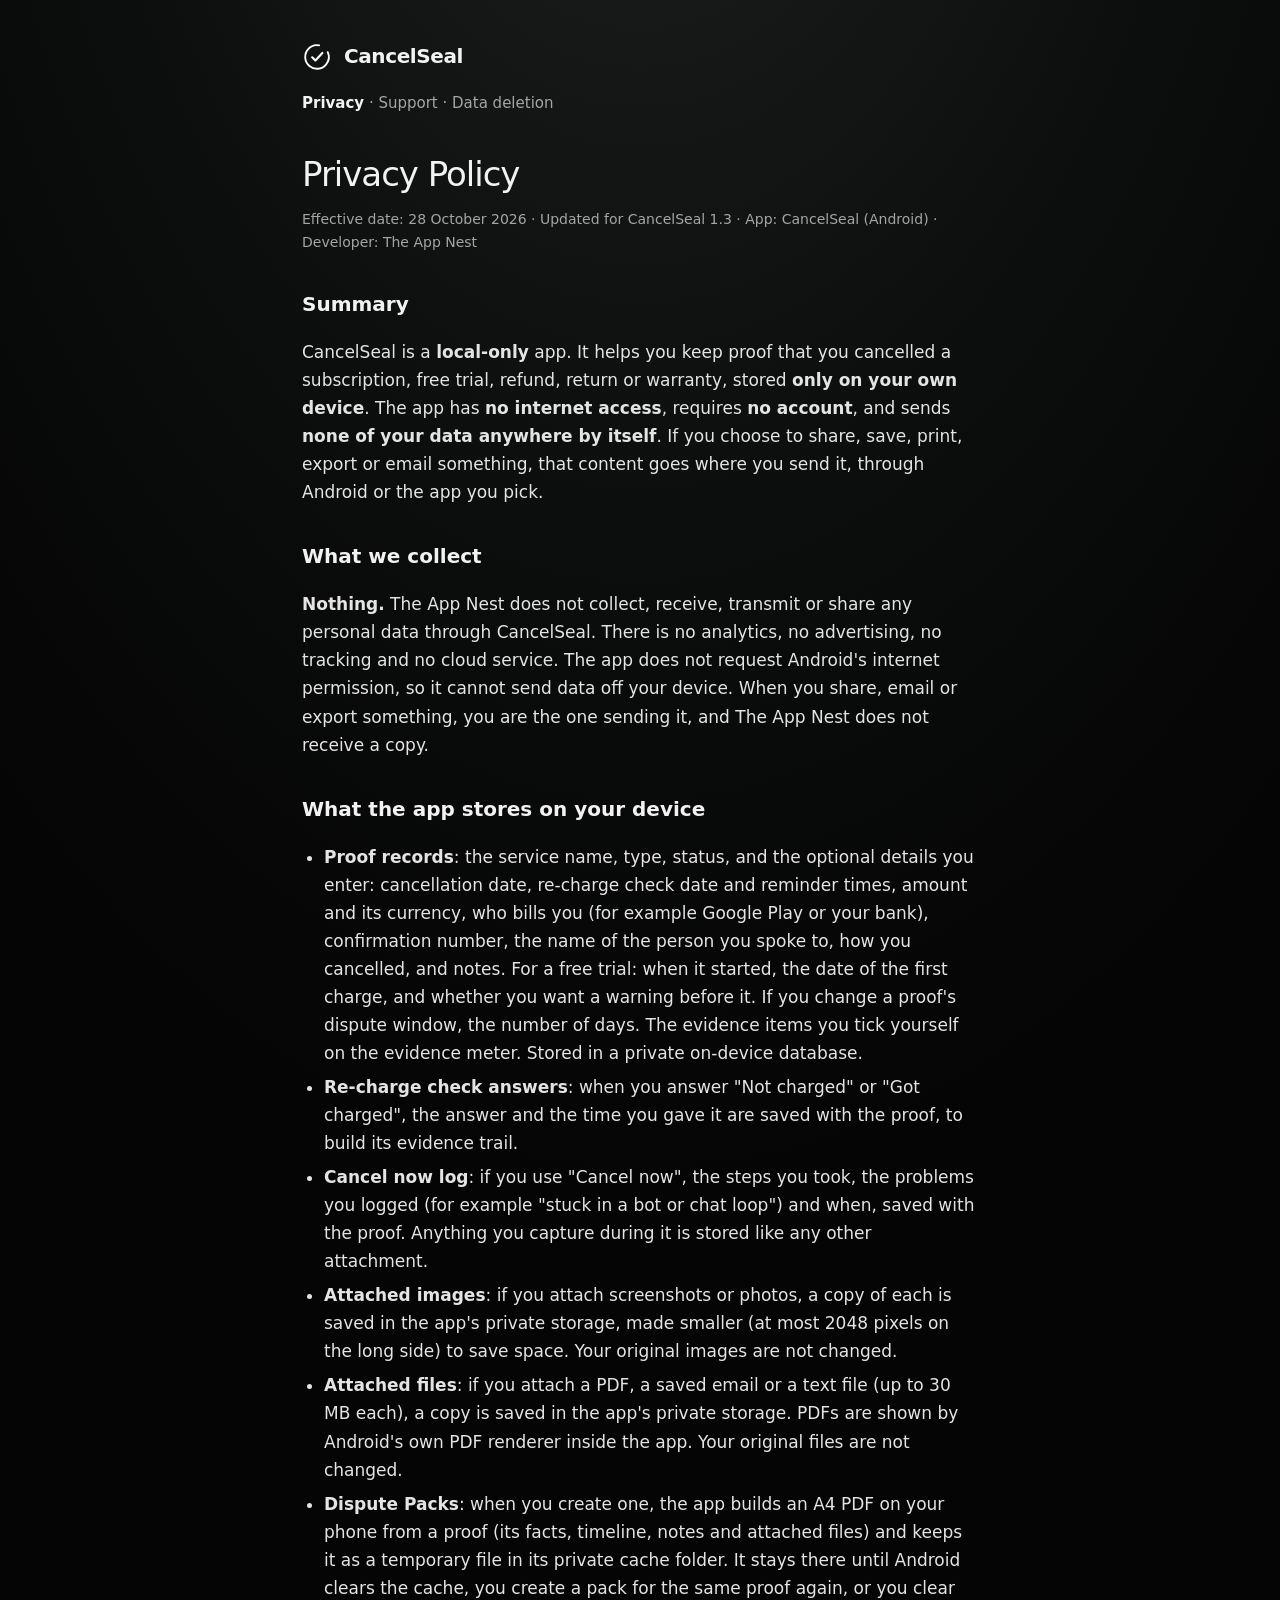
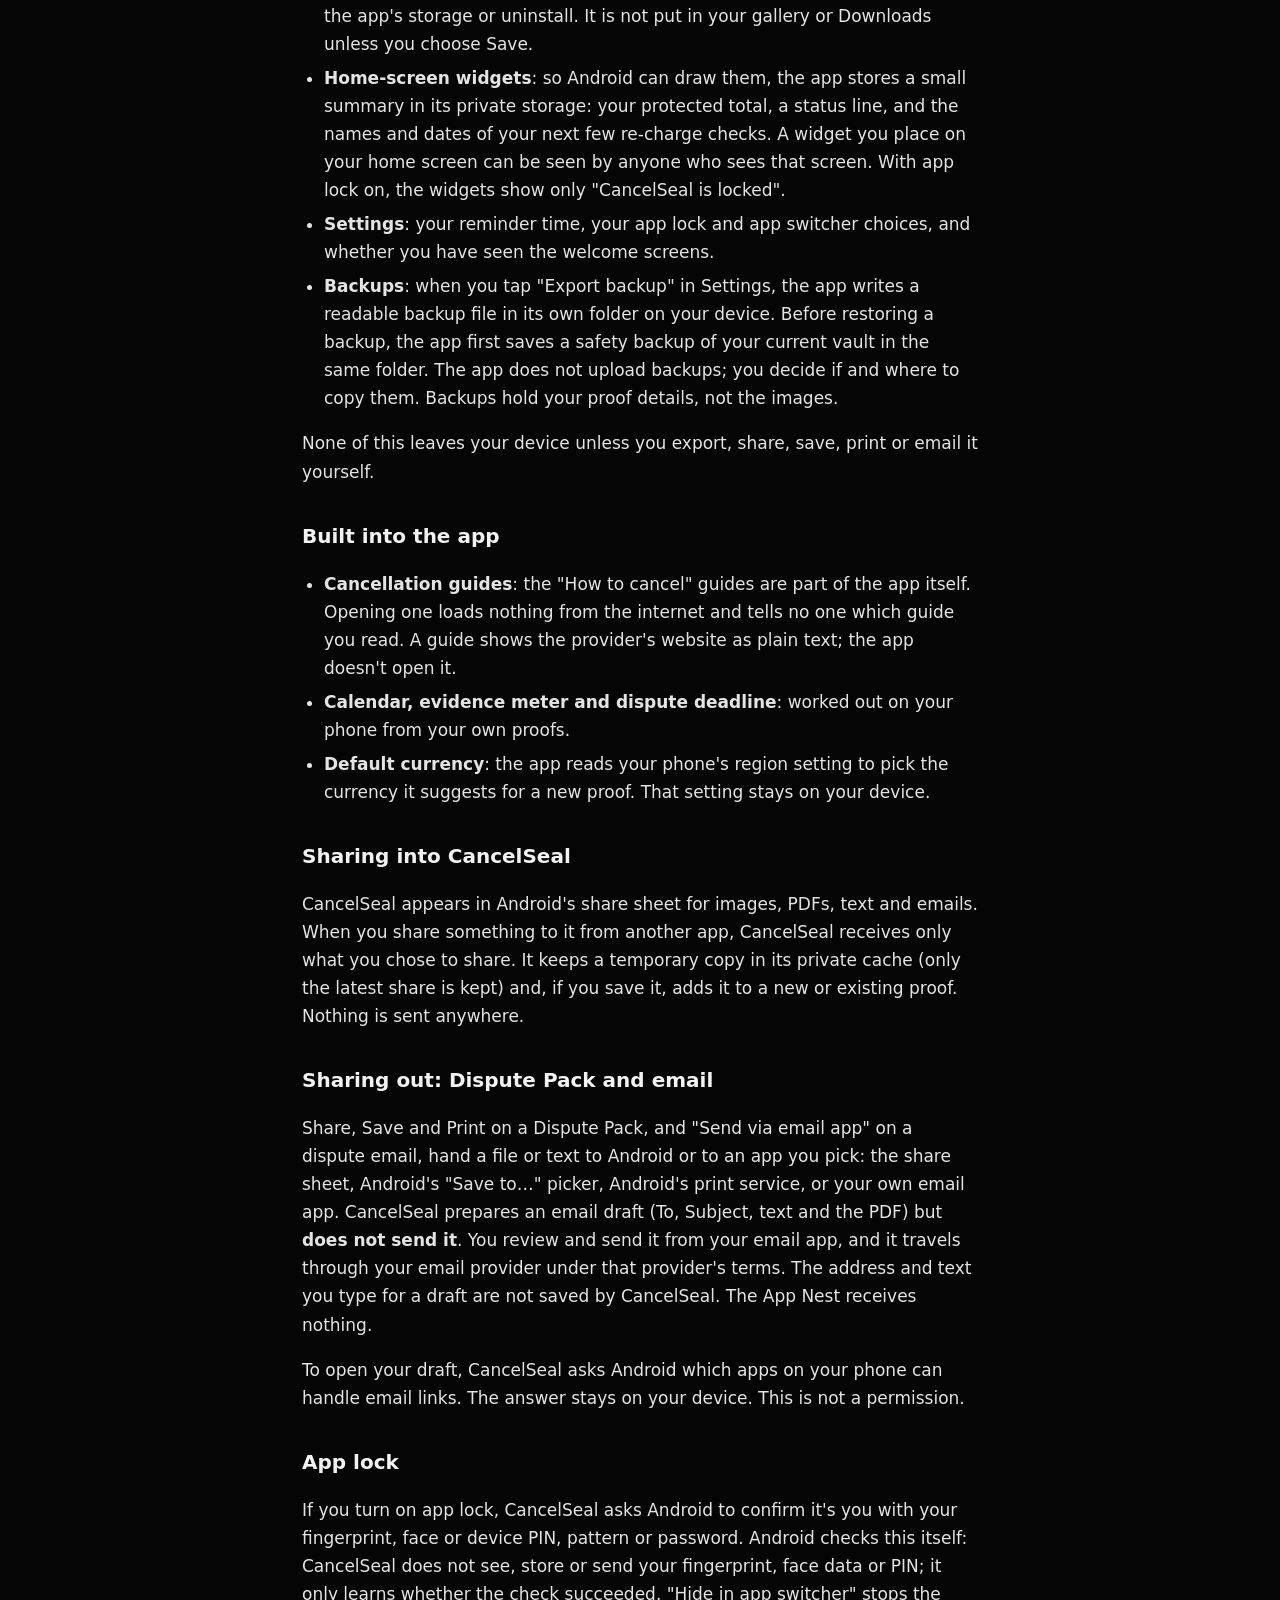
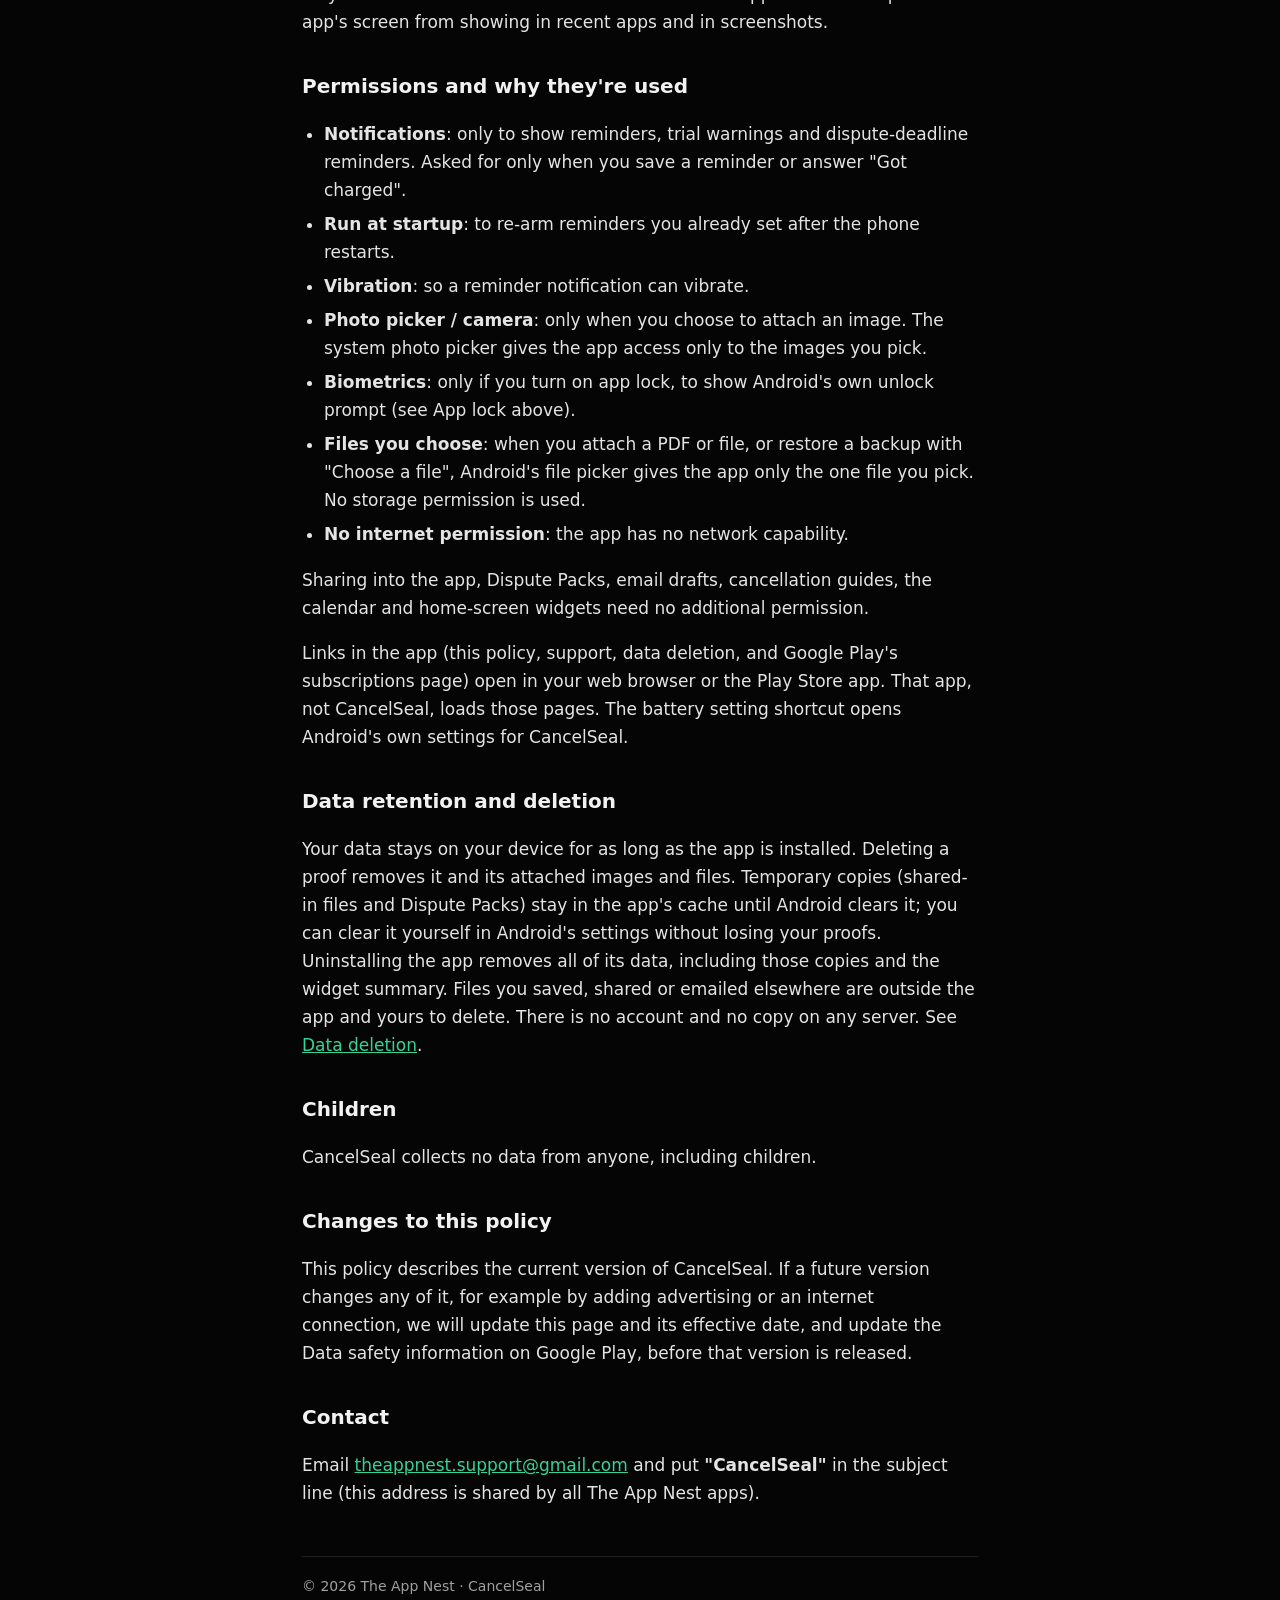
<file: index.html>
<!doctype html>
<html lang="en">
<head>
<meta charset="utf-8">
<meta name="viewport" content="width=device-width, initial-scale=1">
<title>CancelSeal — Privacy Policy</title>
<meta name="description" content="Privacy policy for CancelSeal, a private, on-device app for keeping proof that you cancelled.">
<link rel="stylesheet" href="style.css">
<link rel="icon" href="data:,">
</head>
<body>
<div class="wrap">
  <header>
    <svg class="mark" viewBox="0 0 112 112" fill="none" aria-hidden="true">
      <circle cx="56" cy="56" r="44" stroke="#fff" stroke-width="7" stroke-dasharray="232 45" stroke-dashoffset="-20" stroke-linecap="round" transform="rotate(-50 56 56)"/>
      <path d="M38 57l12 12 26-28" stroke="#fff" stroke-width="8" stroke-linecap="round" stroke-linejoin="round"/>
    </svg>
    <span class="brand">CancelSeal</span>
  </header>
  <nav><a href="index.html" aria-current="page">Privacy</a> · <a href="support.html">Support</a> · <a href="data-deletion.html">Data deletion</a></nav>

  <h1>Privacy Policy</h1>
  <p class="meta">Effective date: 28 October 2026 · Updated for CancelSeal 1.3 · App: CancelSeal (Android) · Developer: The App Nest</p>

  <h2>Summary</h2>
  <p>CancelSeal is a <strong>local-only</strong> app. It helps you keep proof that you
  cancelled a subscription, free trial, refund, return or warranty, stored
  <strong>only on your own device</strong>. The app has <strong>no internet access</strong>,
  requires <strong>no account</strong>, and sends <strong>none of your data anywhere by
  itself</strong>. If you choose to share, save, print, export or email something, that
  content goes where you send it, through Android or the app you pick.</p>

  <h2>What we collect</h2>
  <p><strong>Nothing.</strong> The App Nest does not collect, receive, transmit or share any
  personal data through CancelSeal. There is no analytics, no advertising, no tracking and no
  cloud service. The app does not request Android's internet permission, so it cannot send
  data off your device. When you share, email or export something, you are the one sending
  it, and The App Nest does not receive a copy.</p>

  <h2>What the app stores on your device</h2>
  <ul>
    <li><strong>Proof records</strong>: the service name, type, status, and the optional
    details you enter: cancellation date, re-charge check date and reminder times, amount
    and its currency, who bills you (for example Google Play or your bank), confirmation
    number, the name of the person you spoke to, how you cancelled, and notes. For a free
    trial: when it started, the date of the first charge, and whether you want a warning
    before it. If you change a proof's dispute window, the number of days. The evidence
    items you tick yourself on the evidence meter. Stored in a private on-device
    database.</li>
    <li><strong>Re-charge check answers</strong>: when you answer "Not charged" or "Got
    charged", the answer and the time you gave it are saved with the proof, to build its
    evidence trail.</li>
    <li><strong>Cancel now log</strong>: if you use "Cancel now", the steps you took, the
    problems you logged (for example "stuck in a bot or chat loop") and when, saved with the
    proof. Anything you capture during it is stored like any other attachment.</li>
    <li><strong>Attached images</strong>: if you attach screenshots or photos, a copy of each
    is saved in the app's private storage, made smaller (at most 2048 pixels on the long side)
    to save space. Your original images are not changed.</li>
    <li><strong>Attached files</strong>: if you attach a PDF, a saved email or a text file
    (up to 30 MB each), a copy is saved in the app's private storage. PDFs are shown by
    Android's own PDF renderer inside the app. Your original files are not changed.</li>
    <li><strong>Dispute Packs</strong>: when you create one, the app builds an A4 PDF on your
    phone from a proof (its facts, timeline, notes and attached files) and keeps it as a
    temporary file in its private cache folder. It stays there until Android clears the
    cache, you create a pack for the same proof again, or you clear the app's storage or
    uninstall. It is not put in your gallery or Downloads unless you choose Save.</li>
    <li><strong>Home-screen widgets</strong>: so Android can draw them, the app stores a
    small summary in its private storage: your protected total, a status line, and the names
    and dates of your next few re-charge checks. A widget you place on your home screen can
    be seen by anyone who sees that screen. With app lock on, the widgets show only
    "CancelSeal is locked".</li>
    <li><strong>Settings</strong>: your reminder time, your app lock and app switcher
    choices, and whether you have seen the welcome screens.</li>
    <li><strong>Backups</strong>: when you tap "Export backup" in Settings, the app writes a
    readable backup file in its own folder on your device. Before restoring a backup, the app
    first saves a safety backup of your current vault in the same folder. The app does not
    upload backups; you decide if and where to copy them. Backups hold your proof details,
    not the images.</li>
  </ul>
  <p>None of this leaves your device unless you export, share, save, print or email it
  yourself.</p>

  <h2>Built into the app</h2>
  <ul>
    <li><strong>Cancellation guides</strong>: the "How to cancel" guides are part of the app
    itself. Opening one loads nothing from the internet and tells no one which guide you
    read. A guide shows the provider's website as plain text; the app doesn't open it.</li>
    <li><strong>Calendar, evidence meter and dispute deadline</strong>: worked out on your
    phone from your own proofs.</li>
    <li><strong>Default currency</strong>: the app reads your phone's region setting to pick
    the currency it suggests for a new proof. That setting stays on your device.</li>
  </ul>

  <h2>Sharing into CancelSeal</h2>
  <p>CancelSeal appears in Android's share sheet for images, PDFs, text and emails. When you
  share something to it from another app, CancelSeal receives only what you chose to share.
  It keeps a temporary copy in its private cache (only the latest share is kept) and, if you
  save it, adds it to a new or existing proof. Nothing is sent anywhere.</p>

  <h2>Sharing out: Dispute Pack and email</h2>
  <p>Share, Save and Print on a Dispute Pack, and "Send via email app" on a dispute email,
  hand a file or text to Android or to an app you pick: the share sheet, Android's "Save
  to&hellip;" picker, Android's print service, or your own email app. CancelSeal prepares
  an email draft (To, Subject, text and the PDF) but <strong>does not send it</strong>. You
  review and send it from your email app, and it travels through your email provider under
  that provider's terms. The address and text you type for a draft are not saved by
  CancelSeal. The App Nest receives nothing.</p>
  <p>To open your draft, CancelSeal asks Android which apps on your phone can handle email
  links. The answer stays on your device. This is not a permission.</p>

  <h2>App lock</h2>
  <p>If you turn on app lock, CancelSeal asks Android to confirm it's you with your
  fingerprint, face or device PIN, pattern or password. Android checks this itself:
  CancelSeal does not see, store or send your fingerprint, face data or PIN; it only learns
  whether the check succeeded. "Hide in app switcher" stops the app's screen from showing in
  recent apps and in screenshots.</p>

  <h2>Permissions and why they're used</h2>
  <ul>
    <li><strong>Notifications</strong>: only to show reminders, trial warnings and
    dispute-deadline reminders. Asked for only when you save a reminder or answer "Got
    charged".</li>
    <li><strong>Run at startup</strong>: to re-arm reminders you already set after the phone
    restarts.</li>
    <li><strong>Vibration</strong>: so a reminder notification can vibrate.</li>
    <li><strong>Photo picker / camera</strong>: only when you choose to attach an image. The
    system photo picker gives the app access only to the images you pick.</li>
    <li><strong>Biometrics</strong>: only if you turn on app lock, to show Android's own
    unlock prompt (see App lock above).</li>
    <li><strong>Files you choose</strong>: when you attach a PDF or file, or restore a backup
    with "Choose a file", Android's file picker gives the app only the one file you pick.
    No storage permission is used.</li>
    <li><strong>No internet permission</strong>: the app has no network capability.</li>
  </ul>
  <p>Sharing into the app, Dispute Packs, email drafts, cancellation guides, the calendar
  and home-screen widgets need no additional permission.</p>
  <p>Links in the app (this policy, support, data deletion, and Google Play's subscriptions
  page) open in your web browser or the Play Store app. That app, not CancelSeal, loads those
  pages. The battery setting shortcut opens Android's own settings for CancelSeal.</p>

  <h2>Data retention and deletion</h2>
  <p>Your data stays on your device for as long as the app is installed. Deleting a proof
  removes it and its attached images and files. Temporary copies (shared-in files and
  Dispute Packs) stay in the app's cache until Android clears it; you can clear it yourself
  in Android's settings without losing your proofs. Uninstalling the app removes all of its
  data, including those copies and the widget summary. Files you saved, shared or emailed
  elsewhere are outside the app and yours to delete. There is no account and no copy on any
  server. See <a href="data-deletion.html">Data deletion</a>.</p>

  <h2>Children</h2>
  <p>CancelSeal collects no data from anyone, including children.</p>

  <h2>Changes to this policy</h2>
  <p>This policy describes the current version of CancelSeal. If a future version changes
  any of it, for example by adding advertising or an internet connection, we will update
  this page and its effective date, and update the Data safety information on Google Play,
  before that version is released.</p>

  <h2>Contact</h2>
  <p>Email <a href="mailto:theappnest.support@gmail.com?subject=CancelSeal">theappnest.support@gmail.com</a>
  and put <strong>"CancelSeal"</strong> in the subject line (this address is shared by all
  The App Nest apps).</p>

  <div class="foot">© 2026 The App Nest · CancelSeal</div>
</div>
</body>
</html>
</file>
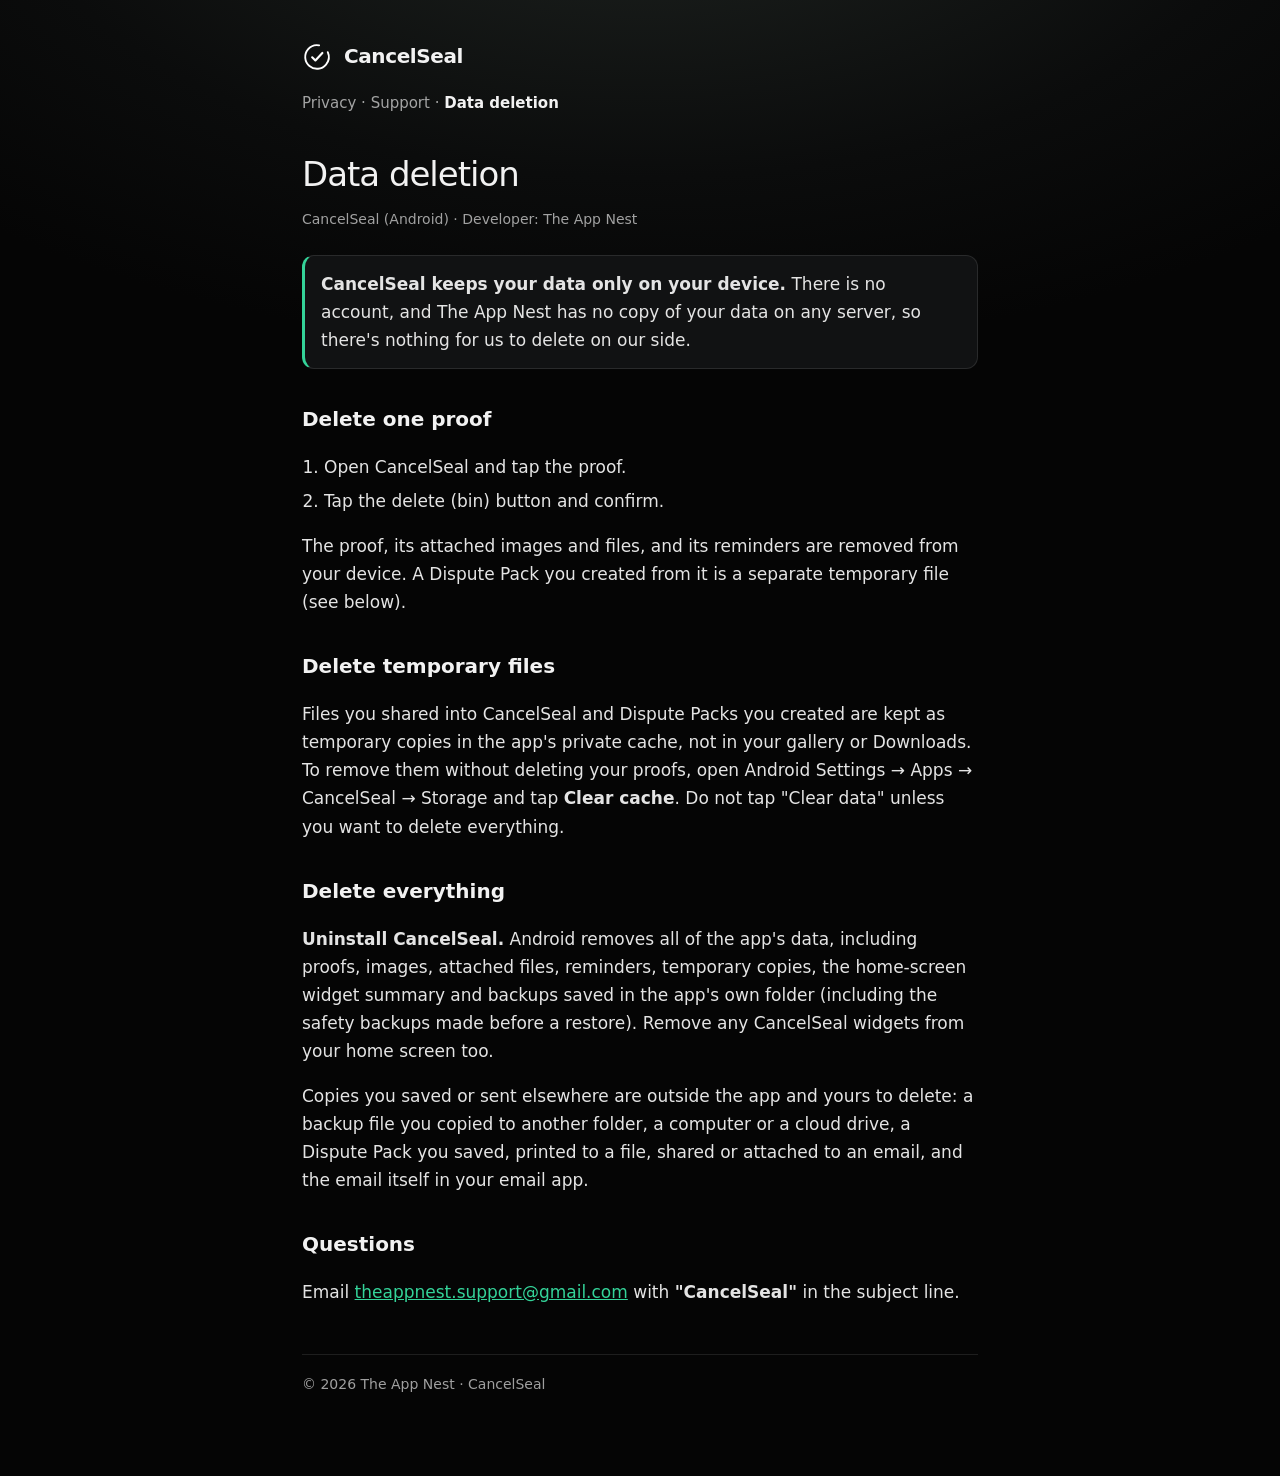
<file: data-deletion.html>
<!doctype html>
<html lang="en">
<head>
<meta charset="utf-8">
<meta name="viewport" content="width=device-width, initial-scale=1">
<title>CancelSeal — Data deletion</title>
<meta name="description" content="How to delete your CancelSeal data. All data is stored only on your device.">
<link rel="stylesheet" href="style.css">
<link rel="icon" href="data:,">
</head>
<body>
<div class="wrap">
  <header>
    <svg class="mark" viewBox="0 0 112 112" fill="none" aria-hidden="true">
      <circle cx="56" cy="56" r="44" stroke="#fff" stroke-width="7" stroke-dasharray="232 45" stroke-dashoffset="-20" stroke-linecap="round" transform="rotate(-50 56 56)"/>
      <path d="M38 57l12 12 26-28" stroke="#fff" stroke-width="8" stroke-linecap="round" stroke-linejoin="round"/>
    </svg>
    <span class="brand">CancelSeal</span>
  </header>
  <nav><a href="index.html">Privacy</a> · <a href="support.html">Support</a> · <a href="data-deletion.html" aria-current="page">Data deletion</a></nav>

  <h1>Data deletion</h1>
  <p class="meta">CancelSeal (Android) · Developer: The App Nest</p>

  <p class="callout"><strong>CancelSeal keeps your data only on your device.</strong>
  There is no account, and The App Nest has no copy of your data on any server, so there's
  nothing for us to delete on our side.</p>

  <h2>Delete one proof</h2>
  <ol>
    <li>Open CancelSeal and tap the proof.</li>
    <li>Tap the delete (bin) button and confirm.</li>
  </ol>
  <p>The proof, its attached images and files, and its reminders are removed from your
  device. A Dispute Pack you created from it is a separate temporary file (see below).</p>

  <h2>Delete temporary files</h2>
  <p>Files you shared into CancelSeal and Dispute Packs you created are kept as temporary
  copies in the app's private cache, not in your gallery or Downloads. To remove them
  without deleting your proofs, open Android Settings &rarr; Apps &rarr; CancelSeal &rarr;
  Storage and tap <strong>Clear cache</strong>. Do not tap "Clear data" unless you want to
  delete everything.</p>

  <h2>Delete everything</h2>
  <p><strong>Uninstall CancelSeal.</strong> Android removes all of the app's data, including
  proofs, images, attached files, reminders, temporary copies, the home-screen widget
  summary and backups saved in the app's own folder (including the safety backups made
  before a restore). Remove any CancelSeal widgets from your home screen too.</p>
  <p>Copies you saved or sent elsewhere are outside the app and yours to delete: a backup
  file you copied to another folder, a computer or a cloud drive, a Dispute Pack you saved,
  printed to a file, shared or attached to an email, and the email itself in your email
  app.</p>

  <h2>Questions</h2>
  <p>Email <a href="mailto:theappnest.support@gmail.com?subject=CancelSeal">theappnest.support@gmail.com</a>
  with <strong>"CancelSeal"</strong> in the subject line.</p>

  <div class="foot">© 2026 The App Nest · CancelSeal</div>
</div>
</body>
</html>
</file>
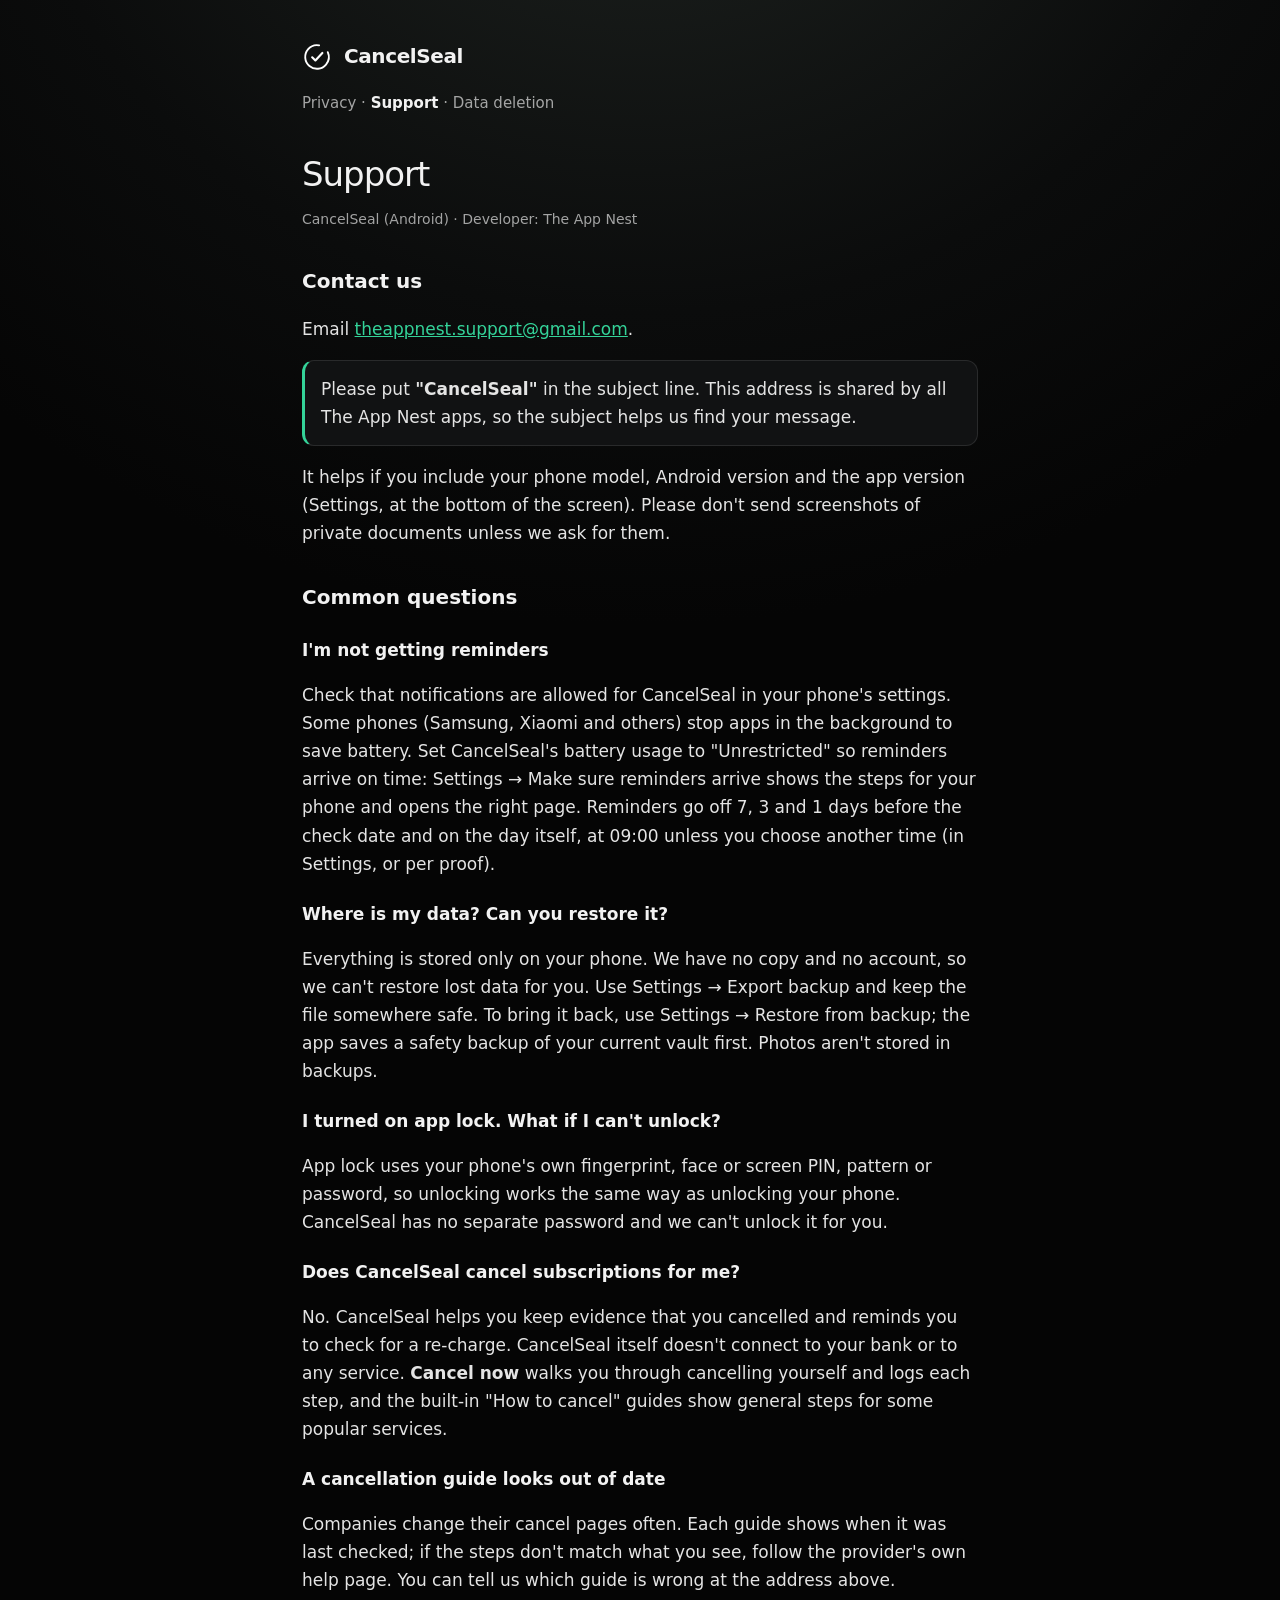
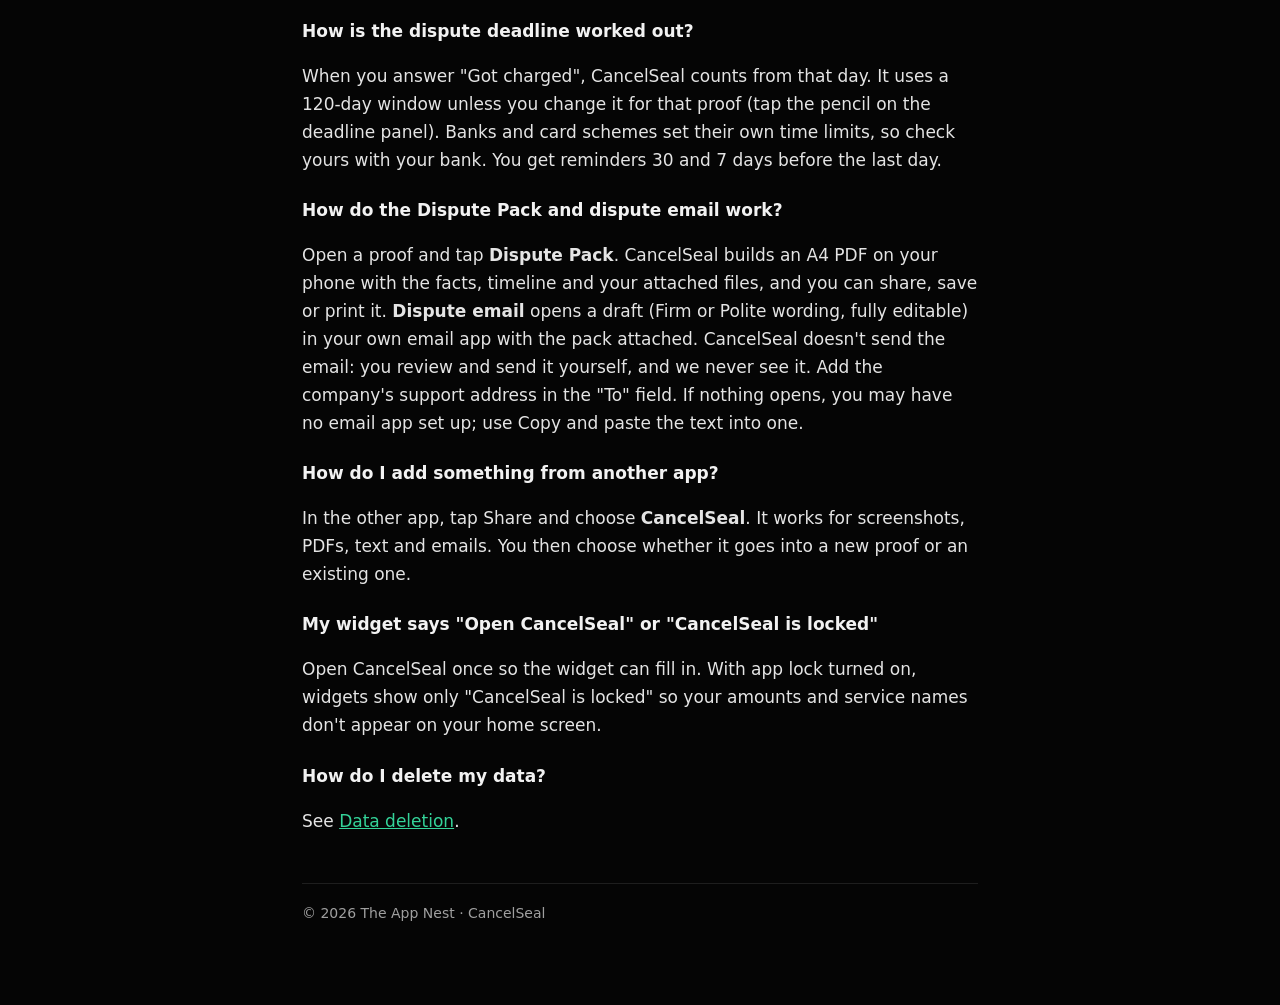
<file: support.html>
<!doctype html>
<html lang="en">
<head>
<meta charset="utf-8">
<meta name="viewport" content="width=device-width, initial-scale=1">
<title>CancelSeal — Support</title>
<meta name="description" content="How to get help with CancelSeal.">
<link rel="stylesheet" href="style.css">
<link rel="icon" href="data:,">
</head>
<body>
<div class="wrap">
  <header>
    <svg class="mark" viewBox="0 0 112 112" fill="none" aria-hidden="true">
      <circle cx="56" cy="56" r="44" stroke="#fff" stroke-width="7" stroke-dasharray="232 45" stroke-dashoffset="-20" stroke-linecap="round" transform="rotate(-50 56 56)"/>
      <path d="M38 57l12 12 26-28" stroke="#fff" stroke-width="8" stroke-linecap="round" stroke-linejoin="round"/>
    </svg>
    <span class="brand">CancelSeal</span>
  </header>
  <nav><a href="index.html">Privacy</a> · <a href="support.html" aria-current="page">Support</a> · <a href="data-deletion.html">Data deletion</a></nav>

  <h1>Support</h1>
  <p class="meta">CancelSeal (Android) · Developer: The App Nest</p>

  <h2>Contact us</h2>
  <p>Email <a href="mailto:theappnest.support@gmail.com?subject=CancelSeal">theappnest.support@gmail.com</a>.</p>
  <p class="callout">Please put <strong>"CancelSeal"</strong> in the subject line. This
  address is shared by all The App Nest apps, so the subject helps us find your message.</p>
  <p>It helps if you include your phone model, Android version and the app version (Settings,
  at the bottom of the screen). Please don't send screenshots of private documents unless we
  ask for them.</p>

  <h2>Common questions</h2>
  <h3>I'm not getting reminders</h3>
  <p>Check that notifications are allowed for CancelSeal in your phone's settings. Some phones
  (Samsung, Xiaomi and others) stop apps in the background to save battery. Set CancelSeal's
  battery usage to "Unrestricted" so reminders arrive on time: Settings → Make sure reminders
  arrive shows the steps for your phone and opens the right page. Reminders go off 7, 3 and
  1 days before the check date and on the day itself, at 09:00 unless you choose another
  time (in Settings, or per proof).</p>

  <h3>Where is my data? Can you restore it?</h3>
  <p>Everything is stored only on your phone. We have no copy and no account, so we can't
  restore lost data for you. Use Settings → Export backup and keep the file somewhere safe.
  To bring it back, use Settings → Restore from backup; the app saves a safety backup of your
  current vault first. Photos aren't stored in backups.</p>

  <h3>I turned on app lock. What if I can't unlock?</h3>
  <p>App lock uses your phone's own fingerprint, face or screen PIN, pattern or password, so
  unlocking works the same way as unlocking your phone. CancelSeal has no separate password
  and we can't unlock it for you.</p>

  <h3>Does CancelSeal cancel subscriptions for me?</h3>
  <p>No. CancelSeal helps you keep evidence that you cancelled and reminds you to check for a
  re-charge. CancelSeal itself doesn't connect to your bank or to any service.
  <strong>Cancel now</strong> walks you through cancelling yourself and logs each step, and
  the built-in "How to cancel" guides show general steps for some popular services.</p>

  <h3>A cancellation guide looks out of date</h3>
  <p>Companies change their cancel pages often. Each guide shows when it was last checked;
  if the steps don't match what you see, follow the provider's own help page. You can tell
  us which guide is wrong at the address above.</p>

  <h3>How is the dispute deadline worked out?</h3>
  <p>When you answer "Got charged", CancelSeal counts from that day. It uses a 120-day window
  unless you change it for that proof (tap the pencil on the deadline panel). Banks and card
  schemes set their own time limits, so check yours with your bank. You get reminders 30 and
  7 days before the last day.</p>

  <h3>How do the Dispute Pack and dispute email work?</h3>
  <p>Open a proof and tap <strong>Dispute Pack</strong>. CancelSeal builds an A4 PDF on your
  phone with the facts, timeline and your attached files, and you can share, save or print
  it. <strong>Dispute email</strong> opens a draft (Firm or Polite wording, fully editable)
  in your own email app with the pack attached. CancelSeal doesn't send the email: you
  review and send it yourself, and we never see it. Add the company's support address in the
  "To" field. If nothing opens, you may have no email app set up; use Copy and paste the
  text into one.</p>

  <h3>How do I add something from another app?</h3>
  <p>In the other app, tap Share and choose <strong>CancelSeal</strong>. It works for
  screenshots, PDFs, text and emails. You then choose whether it goes into a new proof or an
  existing one.</p>

  <h3>My widget says "Open CancelSeal" or "CancelSeal is locked"</h3>
  <p>Open CancelSeal once so the widget can fill in. With app lock turned on, widgets show
  only "CancelSeal is locked" so your amounts and service names don't appear on your home
  screen.</p>

  <h3>How do I delete my data?</h3>
  <p>See <a href="data-deletion.html">Data deletion</a>.</p>

  <div class="foot">© 2026 The App Nest · CancelSeal</div>
</div>
</body>
</html>
</file>
<file: style.css>
/* CancelSeal legal pages — dark, matching the app. No external fonts or scripts. */
:root {
  --bg: #050505;
  --panel: #111213;
  --line: rgba(255, 255, 255, .10);
  --text: #f2f2f2;
  --muted: rgba(255, 255, 255, .62);
  --emerald: #34D399;
}
* { box-sizing: border-box; }
html { background: var(--bg); }
body {
  margin: 0;
  color: var(--text);
  background: radial-gradient(90% 40% at 50% -10%, #1f2421 0%, #0b0c0c 55%, var(--bg) 85%) no-repeat;
  font-family: system-ui, -apple-system, "Segoe UI", Roboto, Arial, sans-serif;
  font-size: 17px;
  line-height: 1.65;
}
.wrap { max-width: 720px; margin: 0 auto; padding: 40px 22px 80px; }
header { display: flex; align-items: center; gap: 12px; }
.mark { width: 30px; height: 30px; flex: none; }
.brand { font-size: 20px; font-weight: 600; letter-spacing: -.02em; }
nav { margin: 18px 0 30px; color: var(--muted); font-size: 15px; }
nav a { color: var(--muted); text-decoration: none; }
nav a[aria-current="page"] { color: var(--text); font-weight: 600; }
h1 { font-size: 34px; font-weight: 400; letter-spacing: -.03em; margin: 0 0 6px; }
h2 { font-size: 20px; font-weight: 600; margin: 34px 0 6px; }
h3 { font-size: 17px; font-weight: 600; margin: 22px 0 4px; }
.meta { color: var(--muted); font-size: 14px; margin: 0 0 24px; }
p, li { color: #e4e4e4; }
ul, ol { padding-left: 22px; }
li { margin: 6px 0; }
a { color: var(--emerald); }
.callout {
  background: var(--panel);
  border: 1px solid var(--line);
  border-left: 3px solid var(--emerald);
  border-radius: 12px;
  padding: 14px 16px;
}
.foot { margin-top: 48px; padding-top: 18px; border-top: 1px solid var(--line); color: var(--muted); font-size: 14px; }
</file>
